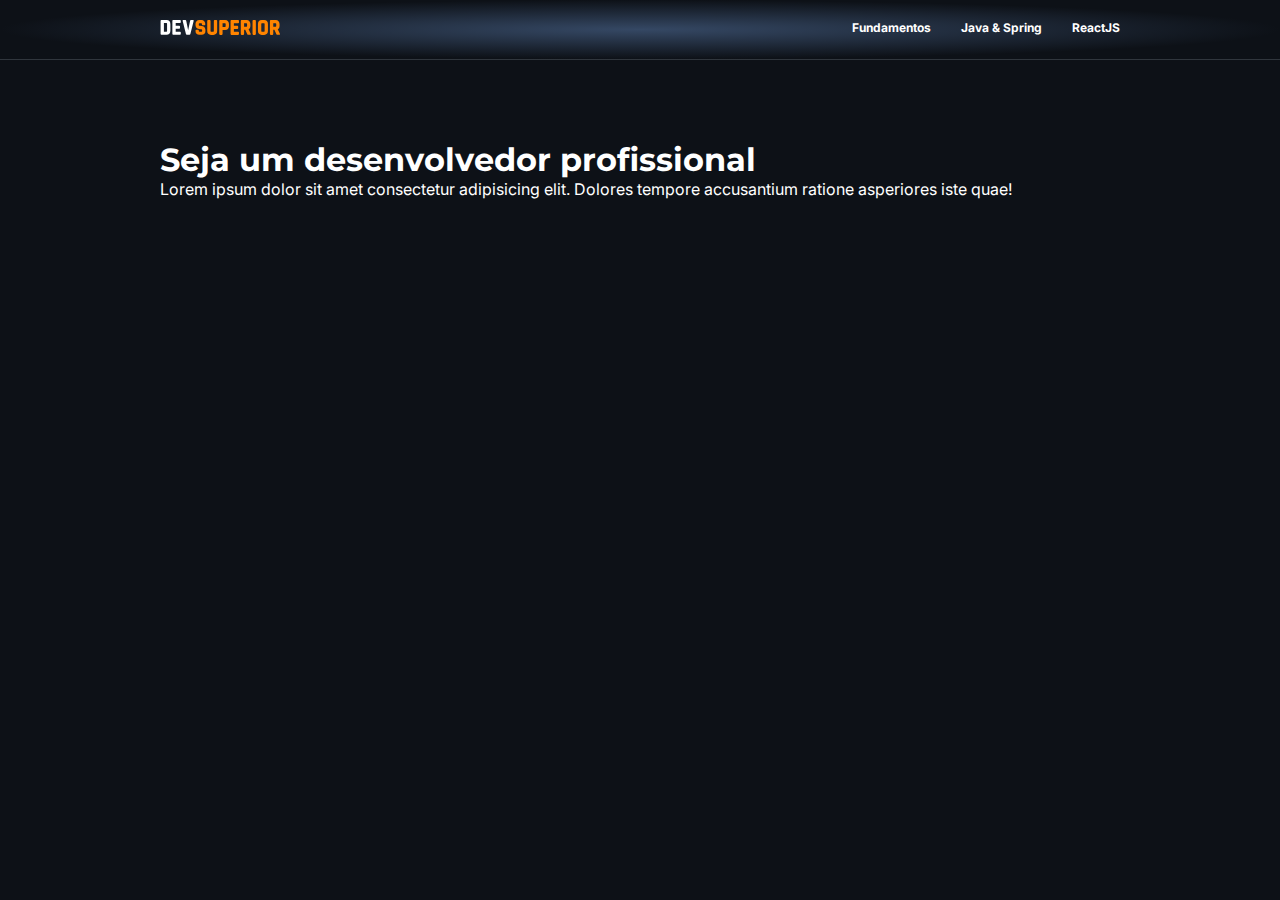
<file: index.html>
<!DOCTYPE html>
<html lang="en">
  <head>
    <meta charset="UTF-8" />
    <meta name="viewport" content="width=device-width, initial-scale=1.0" />
    <title>Devsuperior</title>

    <link rel="stylesheet" href="styles.css" />
  </head>
  <body>
    <header class="main-header">
      <div class="container header-content-container">
        <div>
          <img class="img-logo" src="logo.svg" alt="Devsuperior" />
        </div>
        <div>
          <ul class="menu-items">
            <li><a href="#">Fundamentos</a></li>
            <li><a href="#">Java & Spring</a></li>
            <li><a href="#">ReactJS</a></li>
          </ul>
        </div>
      </div>
    </header>
    <section class="container title-section">
      <h1>Seja um desenvolvedor profissional</h1>
      <p>
        Lorem ipsum dolor sit amet consectetur adipisicing elit. Dolores tempore
        accusantium ratione asperiores iste quae!
      </p>
    </section>
  </body>
</html>
</file>
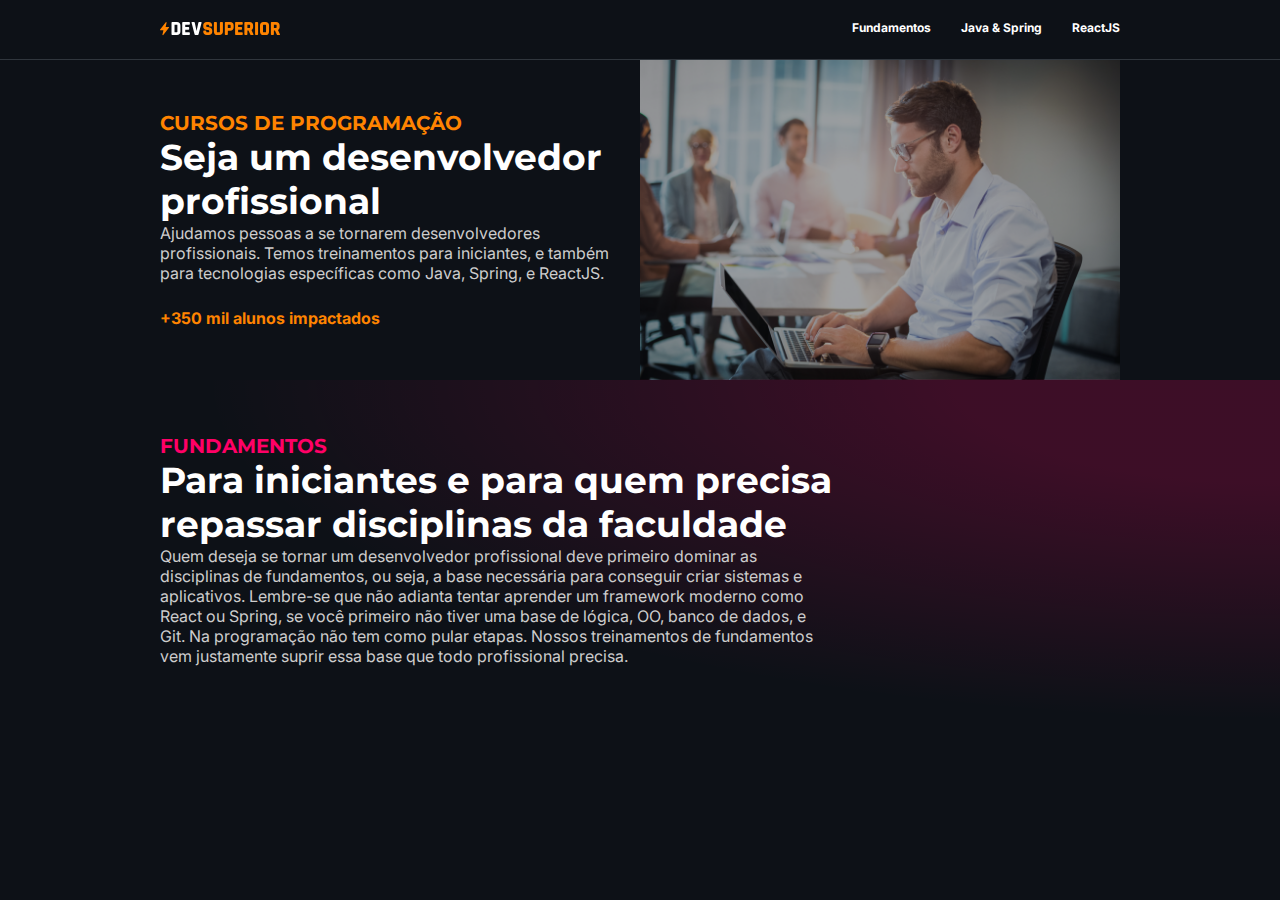
<file: aula02/index.html>
<!DOCTYPE html>
<html lang="en">
  <head>
    <meta charset="UTF-8" />
    <meta name="viewport" content="width=device-width, initial-scale=1.0" />
    <title>Devsuperior</title>

    <link rel="stylesheet" href="styles.css" />
  </head>
  <body>
    <header class="main-header">
      <div class="container header-content-container">
        <div>
          <img class="img-logo" src="logo.svg" alt="Devsuperior" />
        </div>
        <div>
          <ul class="menu-items">
            <li><a href="#">Fundamentos</a></li>
            <li><a href="#">Java & Spring</a></li>
            <li><a href="#">ReactJS</a></li>
          </ul>
        </div>
      </div>
    </header>
    <main>
      <section class="container title-section">
        <div class="title-section-left">
          <h1 class="section-title title-section-title">
            Cursos de Programação
          </h1>
          <div class="section-subtitle">Seja um desenvolvedor profissional</div>
          <p class="section-description">
            Ajudamos pessoas a se tornarem desenvolvedores profissionais. Temos
            treinamentos para iniciantes, e também para tecnologias específicas
            como Java, Spring, e ReactJS.
          </p>
          <p class="title-section-impact">+350 mil alunos impactados</p>
        </div>
        <div class="title-section-right">
          <img src="student-laptop.png" alt="Aluno Devsuperior" />
        </div>
      </section>
      <section class="foundation-section">
        <div class="container">
          <div class="section-text-container">
            <h2 class="section-title foundation-section-title">Fundamentos</h2>
            <div class="section-subtitle">
              Para iniciantes e para quem precisa repassar disciplinas da faculdade
            </div>
            <p class="section-description">
              Quem deseja se tornar um desenvolvedor profissional deve primeiro
              dominar as disciplinas de fundamentos, ou seja, a base necessária para
              conseguir criar sistemas e aplicativos. Lembre-se que não adianta
              tentar aprender um framework moderno como React ou Spring, se você
              primeiro não tiver uma base de lógica, OO, banco de dados, e Git. Na
              programação não tem como pular etapas. Nossos treinamentos de
              fundamentos vem justamente suprir essa base que todo profissional
              precisa.
            </p>  
          </div>  
        </div>
      </section>
    </main>
    <footer></footer>
  </body>
</html>
</file>
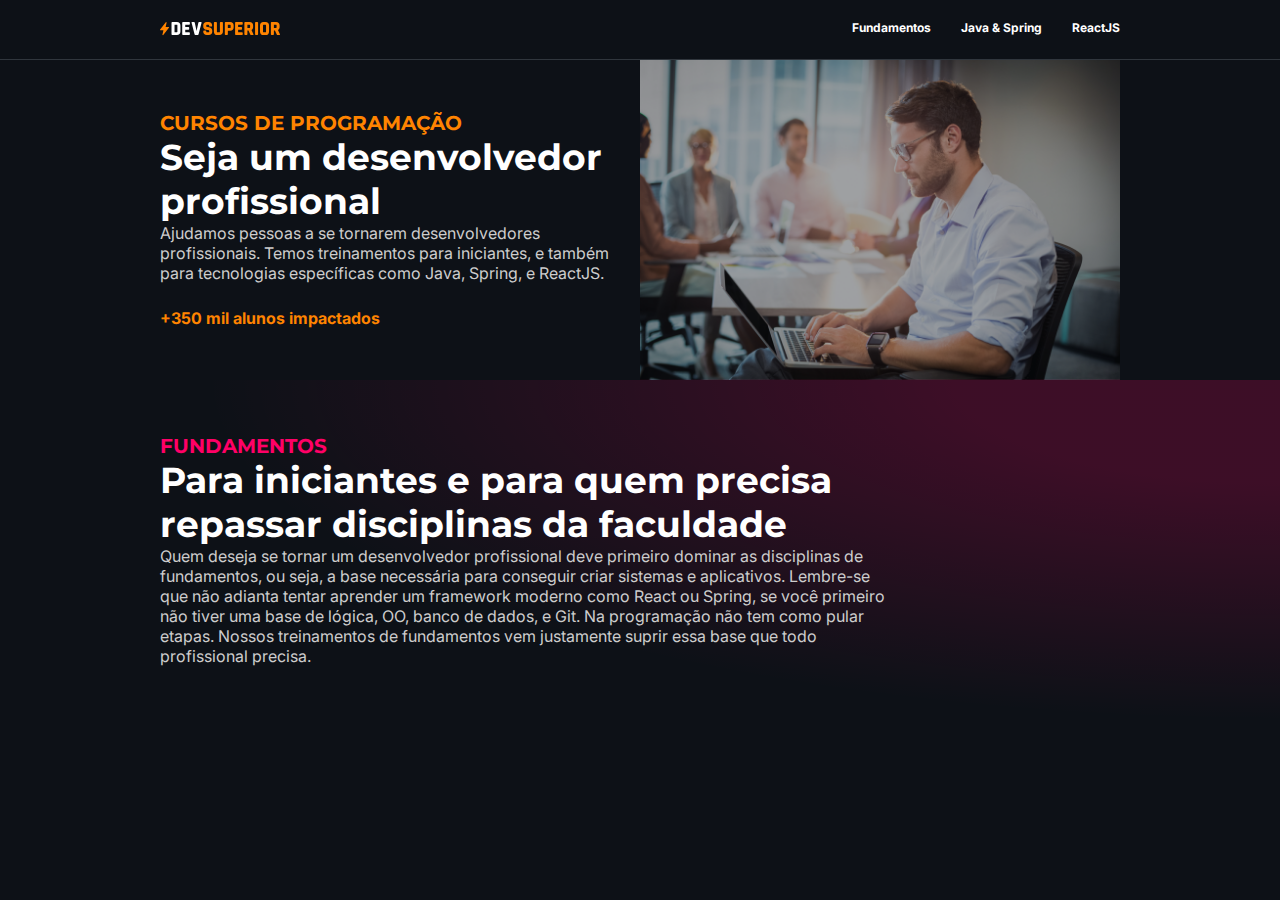
<file: aula03/index.html>
<!DOCTYPE html>
<html lang="en">
  <head>
    <meta charset="UTF-8" />
    <meta name="viewport" content="width=device-width, initial-scale=1.0" />
    <title>Devsuperior</title>

    <link rel="stylesheet" href="styles.css" />
  </head>
  <body>
    <header class="full-width-container main-header">
      <div class="container header-content-container">
        <div>
          <img class="img-logo" src="logo.svg" alt="Devsuperior" />
        </div>
        <div>
          <ul class="menu-items">
            <li><a href="#">Fundamentos</a></li>
            <li><a href="#">Java & Spring</a></li>
            <li><a href="#">ReactJS</a></li>
          </ul>
        </div>
      </div>
    </header>
    <main>
      <section class="full-width-container">
        <div class="container title-section-content">
          <div class="title-section-left">
            <h1 class="section-title title-section-title">
              Cursos de Programação
            </h1>
            <div class="section-subtitle">Seja um desenvolvedor profissional</div>
            <p class="section-description">
              Ajudamos pessoas a se tornarem desenvolvedores profissionais. Temos
              treinamentos para iniciantes, e também para tecnologias específicas
              como Java, Spring, e ReactJS.
            </p>
            <p class="title-section-impact">+350 mil alunos impactados</p>
          </div>
          <div class="title-section-right">
            <img src="student-laptop.png" alt="Aluno Devsuperior" />
          </div>    
        </div>
      </section>
      <section class="full-width-container foundation-section">
        <div class="container">
          <div class="section-text-container">
            <h2 class="section-title foundation-section-title">Fundamentos</h2>
            <div class="section-subtitle">
              Para iniciantes e para quem precisa repassar disciplinas da faculdade
            </div>
            <p class="section-description">
              Quem deseja se tornar um desenvolvedor profissional deve primeiro
              dominar as disciplinas de fundamentos, ou seja, a base necessária para
              conseguir criar sistemas e aplicativos. Lembre-se que não adianta
              tentar aprender um framework moderno como React ou Spring, se você
              primeiro não tiver uma base de lógica, OO, banco de dados, e Git. Na
              programação não tem como pular etapas. Nossos treinamentos de
              fundamentos vem justamente suprir essa base que todo profissional
              precisa.
            </p>  
          </div>  
        </div>
      </section>
    </main>
    <footer></footer>
  </body>
</html>
</file>
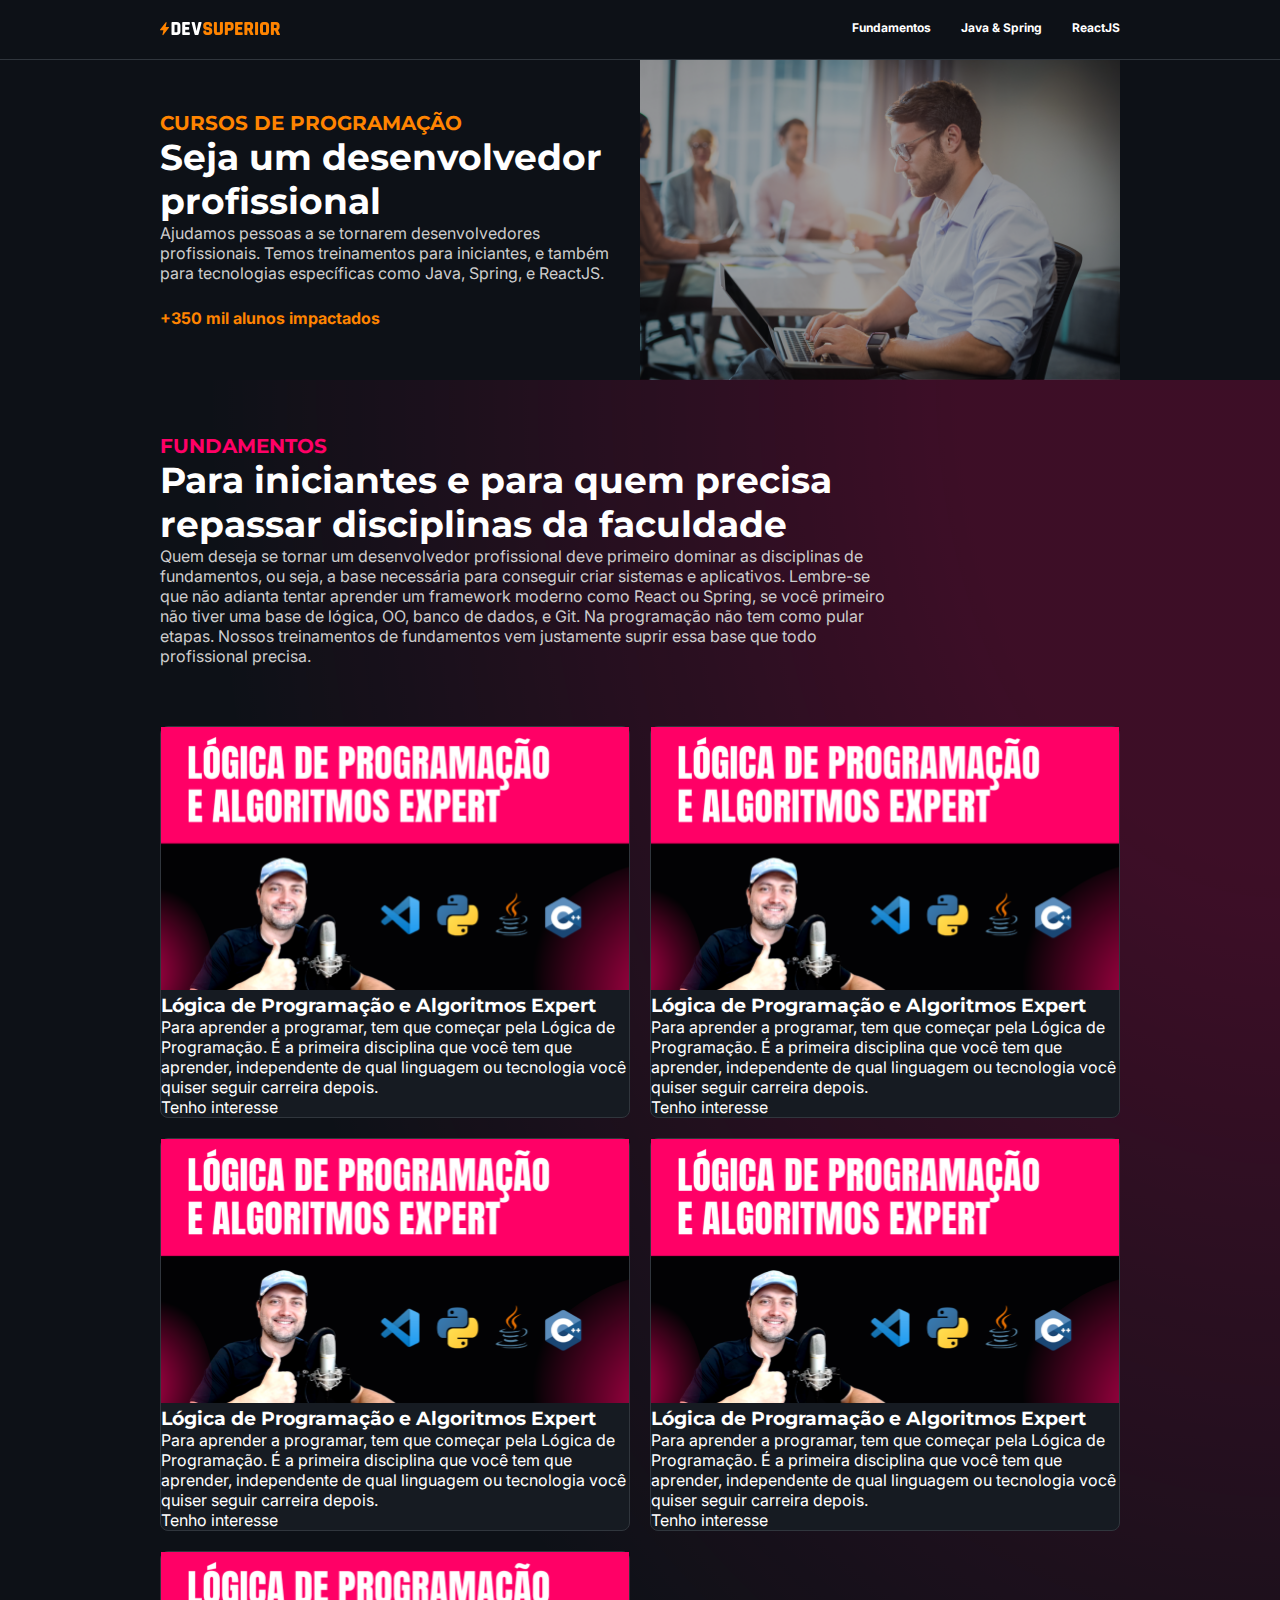
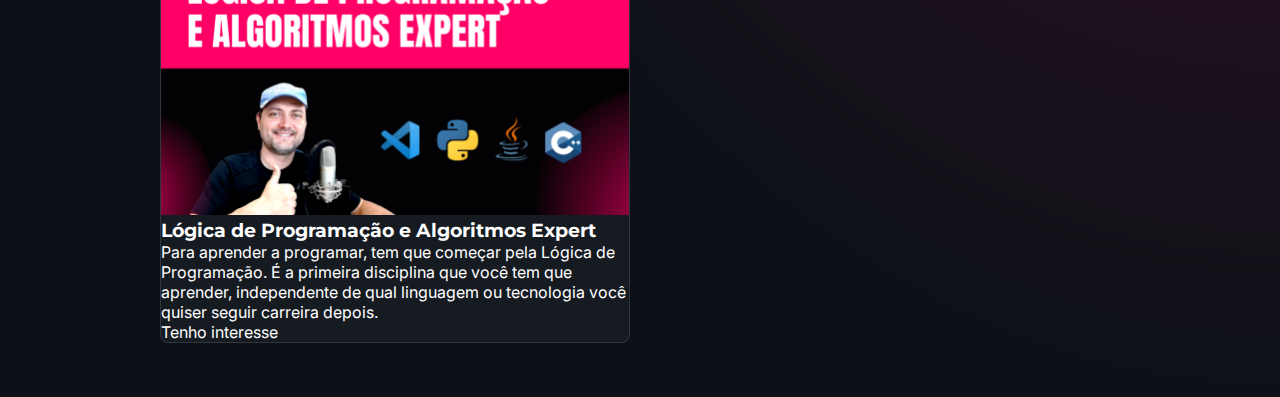
<file: aula04/index.html>
<!DOCTYPE html>
<html lang="en">
  <head>
    <meta charset="UTF-8" />
    <meta name="viewport" content="width=device-width, initial-scale=1.0" />
    <title>Devsuperior</title>

    <link rel="stylesheet" href="styles.css" />
  </head>
  <body>
    <header class="full-width-container main-header">
      <div class="container header-content-container">
        <div>
          <img class="img-logo" src="logo.svg" alt="Devsuperior" />
        </div>
        <div>
          <ul class="menu-items">
            <li><a href="#">Fundamentos</a></li>
            <li><a href="#">Java & Spring</a></li>
            <li><a href="#">ReactJS</a></li>
          </ul>
        </div>
      </div>
    </header>
    <main>
      <section class="full-width-container">
        <div class="container title-section-content">
          <div class="title-section-left">
            <h1 class="section-title title-section-title">
              Cursos de Programação
            </h1>
            <div class="section-subtitle">
              Seja um desenvolvedor profissional
            </div>
            <p class="section-description">
              Ajudamos pessoas a se tornarem desenvolvedores profissionais.
              Temos treinamentos para iniciantes, e também para tecnologias
              específicas como Java, Spring, e ReactJS.
            </p>
            <p class="title-section-impact">+350 mil alunos impactados</p>
          </div>
          <div class="title-section-right">
            <img src="student-laptop.png" alt="Aluno Devsuperior" />
          </div>
        </div>
      </section>
      <section class="full-width-container foundation-section">
        <div class="container">
          <div class="section-text-container">
            <h2 class="section-title foundation-section-title">Fundamentos</h2>
            <div class="section-subtitle">
              Para iniciantes e para quem precisa repassar disciplinas da
              faculdade
            </div>
            <p class="section-description">
              Quem deseja se tornar um desenvolvedor profissional deve primeiro
              dominar as disciplinas de fundamentos, ou seja, a base necessária
              para conseguir criar sistemas e aplicativos. Lembre-se que não
              adianta tentar aprender um framework moderno como React ou Spring,
              se você primeiro não tiver uma base de lógica, OO, banco de dados,
              e Git. Na programação não tem como pular etapas. Nossos
              treinamentos de fundamentos vem justamente suprir essa base que
              todo profissional precisa.
            </p>
          </div>
          <div class="cards-container">
            <div class="card-course">
              <div class="card-course-top">
                <img src="card-img.png" alt="Lógica de Programação e Algoritmos Expert">
              </div>
              <div class="card-course-bottom">
                <h3>Lógica de Programação e Algoritmos Expert</h3>
                <p>
                  Para aprender a programar, tem que começar pela Lógica de
                  Programação. É a primeira disciplina que você tem que aprender,
                  independente de qual linguagem ou tecnologia você quiser seguir
                  carreira depois.
                </p>
                <div>Tenho interesse</div>  
              </div>
            </div>
            <div class="card-course">
              <div class="card-course-top">
                <img src="card-img.png" alt="Lógica de Programação e Algoritmos Expert">
              </div>
              <div class="card-course-bottom">
                <h3>Lógica de Programação e Algoritmos Expert</h3>
                <p>
                  Para aprender a programar, tem que começar pela Lógica de
                  Programação. É a primeira disciplina que você tem que aprender,
                  independente de qual linguagem ou tecnologia você quiser seguir
                  carreira depois.
                </p>
                <div>Tenho interesse</div>  
              </div>
            </div>
            <div class="card-course">
              <div class="card-course-top">
                <img src="card-img.png" alt="Lógica de Programação e Algoritmos Expert">
              </div>
              <div class="card-course-bottom">
                <h3>Lógica de Programação e Algoritmos Expert</h3>
                <p>
                  Para aprender a programar, tem que começar pela Lógica de
                  Programação. É a primeira disciplina que você tem que aprender,
                  independente de qual linguagem ou tecnologia você quiser seguir
                  carreira depois.
                </p>
                <div>Tenho interesse</div>  
              </div>
            </div>
            <div class="card-course">
              <div class="card-course-top">
                <img src="card-img.png" alt="Lógica de Programação e Algoritmos Expert">
              </div>
              <div class="card-course-bottom">
                <h3>Lógica de Programação e Algoritmos Expert</h3>
                <p>
                  Para aprender a programar, tem que começar pela Lógica de
                  Programação. É a primeira disciplina que você tem que aprender,
                  independente de qual linguagem ou tecnologia você quiser seguir
                  carreira depois.
                </p>
                <div>Tenho interesse</div>  
              </div>
            </div>
            <div class="card-course">
              <div class="card-course-top">
                <img src="card-img.png" alt="Lógica de Programação e Algoritmos Expert">
              </div>
              <div class="card-course-bottom">
                <h3>Lógica de Programação e Algoritmos Expert</h3>
                <p>
                  Para aprender a programar, tem que começar pela Lógica de
                  Programação. É a primeira disciplina que você tem que aprender,
                  independente de qual linguagem ou tecnologia você quiser seguir
                  carreira depois.
                </p>
                <div>Tenho interesse</div>  
              </div>
            </div>
          </div>
        </div>
      </section>
    </main>
    <footer></footer>
  </body>
</html>
</file>
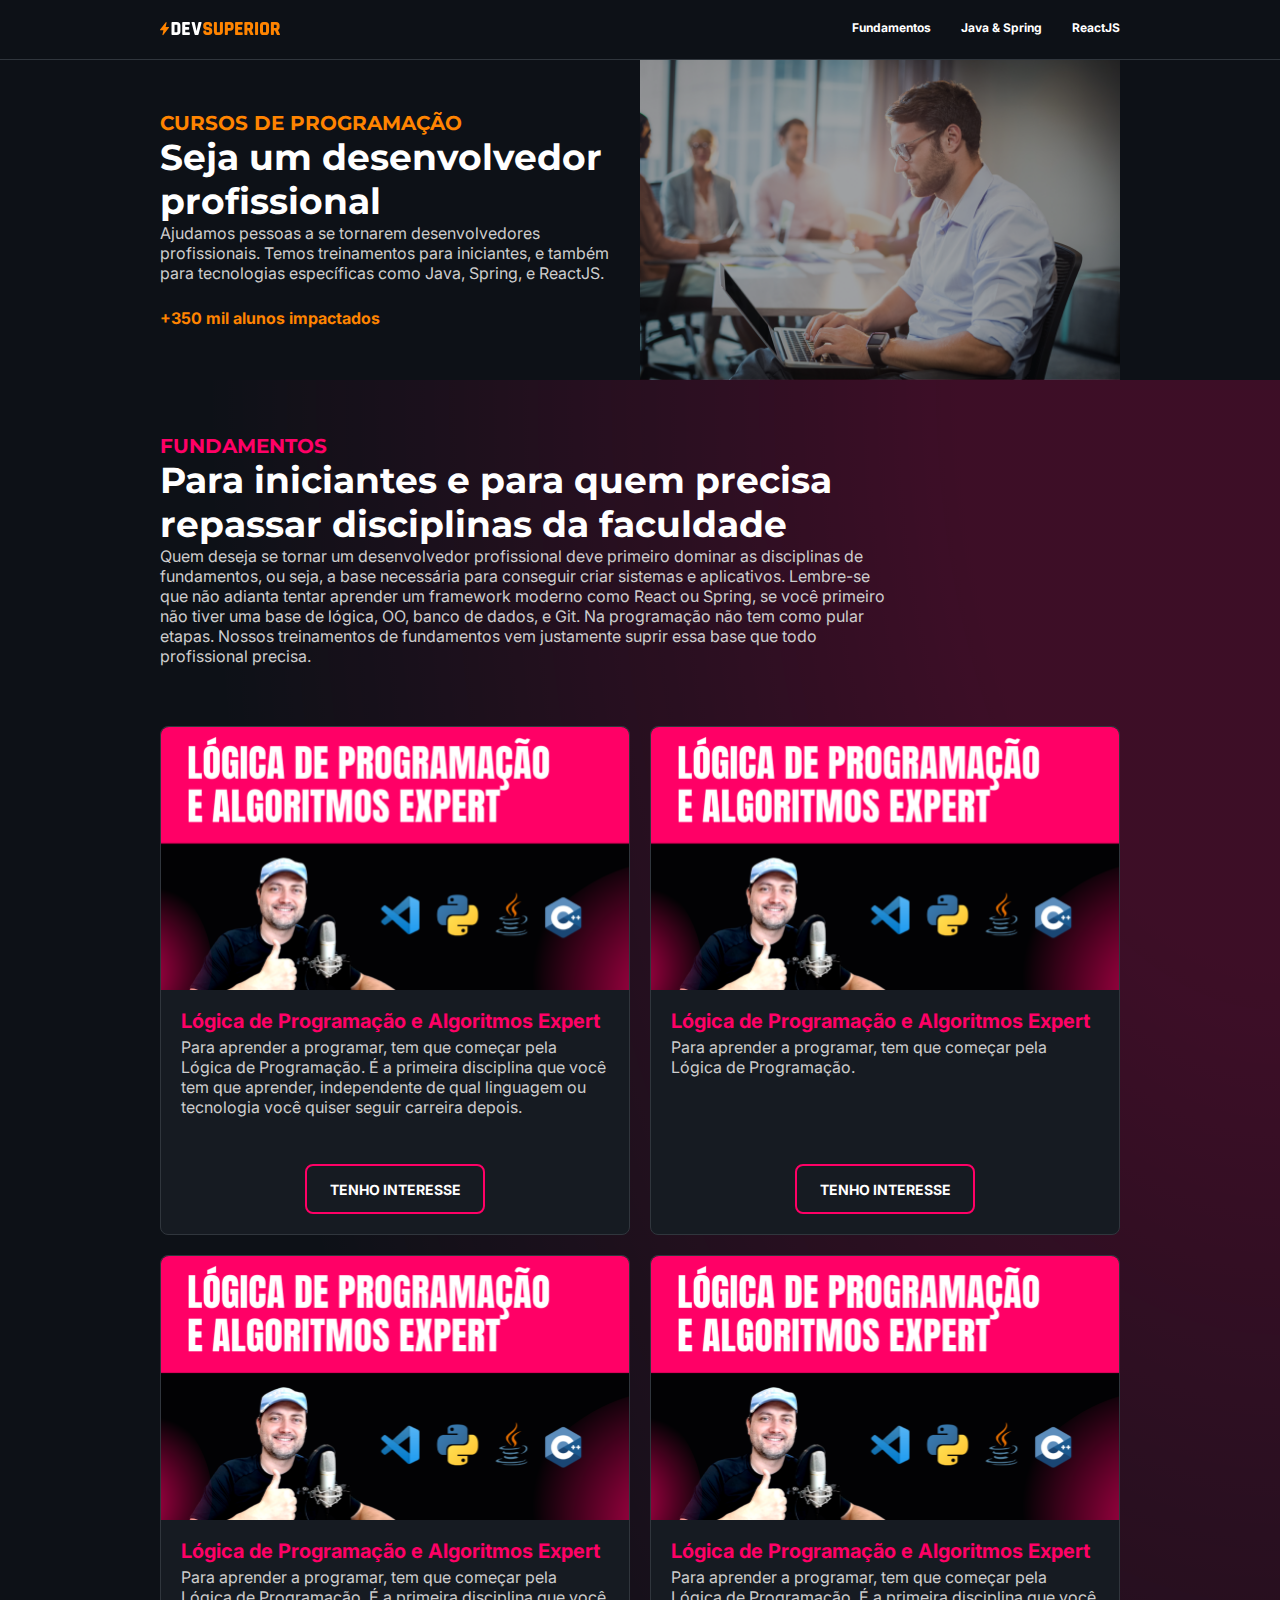
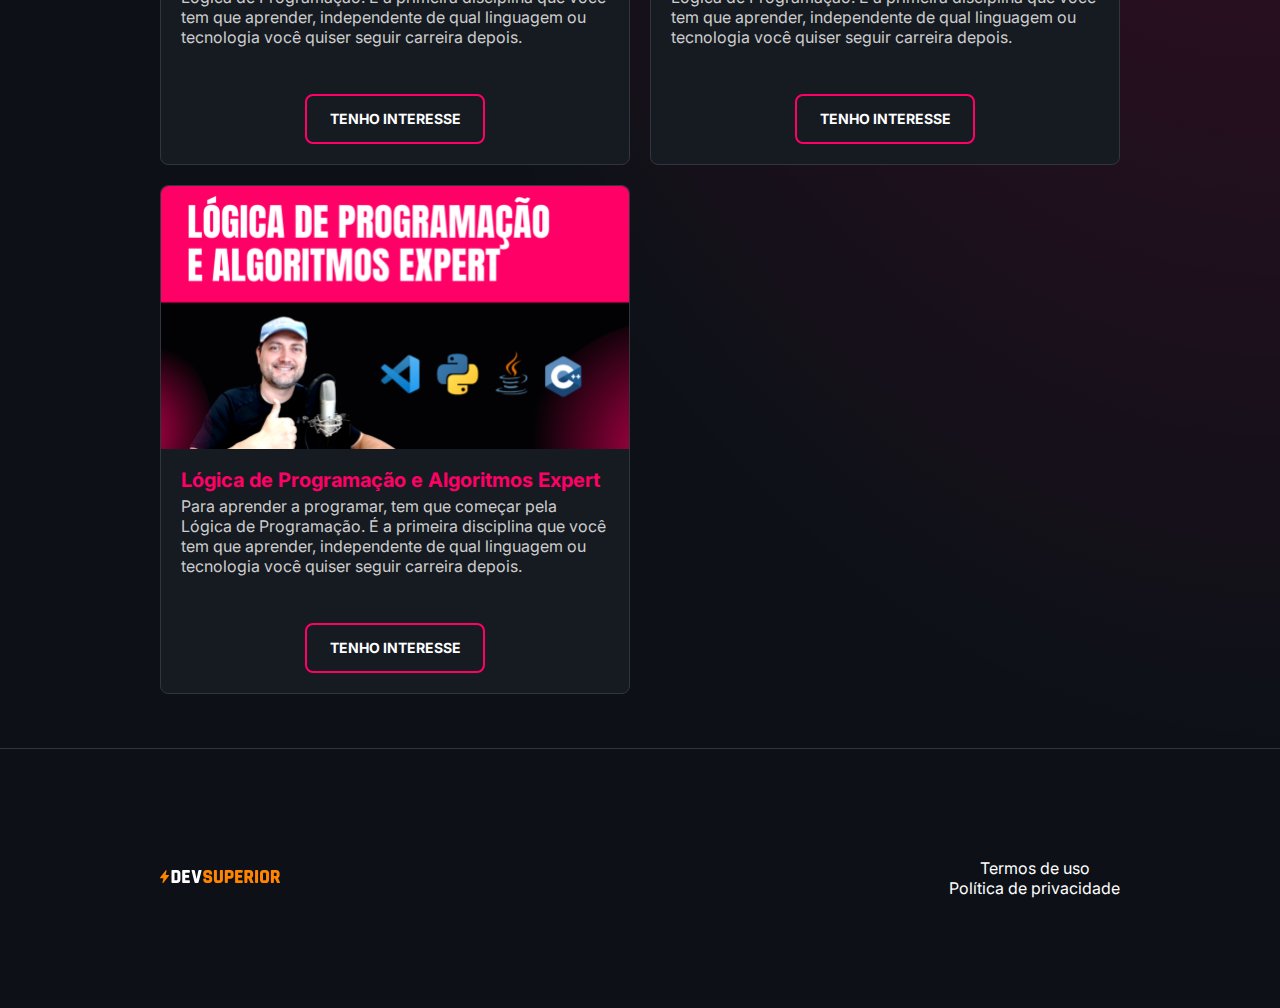
<file: aula05/index.html>
<!DOCTYPE html>
<html lang="en">
  <head>
    <meta charset="UTF-8" />
    <meta name="viewport" content="width=device-width, initial-scale=1.0" />
    <title>Devsuperior</title>

    <link rel="stylesheet" href="styles.css" />
  </head>
  <body>
    <header class="full-width-container main-header">
      <div class="container header-content-container">
        <div>
          <img class="img-logo" src="logo.svg" alt="Devsuperior" />
        </div>
        <div>
          <ul class="menu-items">
            <li><a href="#">Fundamentos</a></li>
            <li><a href="#">Java & Spring</a></li>
            <li><a href="#">ReactJS</a></li>
          </ul>
        </div>
      </div>
    </header>
    <main>
      <section class="full-width-container">
        <div class="container title-section-content">
          <div class="title-section-left">
            <h1 class="section-title title-section-title">
              Cursos de Programação
            </h1>
            <div class="section-subtitle">
              Seja um desenvolvedor profissional
            </div>
            <p class="section-description">
              Ajudamos pessoas a se tornarem desenvolvedores profissionais.
              Temos treinamentos para iniciantes, e também para tecnologias
              específicas como Java, Spring, e ReactJS.
            </p>
            <p class="title-section-impact">+350 mil alunos impactados</p>
          </div>
          <div class="title-section-right">
            <img src="student-laptop.png" alt="Aluno Devsuperior" />
          </div>
        </div>
      </section>
      <section class="full-width-container foundation-section">
        <div class="container">
          <div class="section-text-container">
            <h2 class="section-title foundation-section-title">Fundamentos</h2>
            <div class="section-subtitle">
              Para iniciantes e para quem precisa repassar disciplinas da
              faculdade
            </div>
            <p class="section-description">
              Quem deseja se tornar um desenvolvedor profissional deve primeiro
              dominar as disciplinas de fundamentos, ou seja, a base necessária
              para conseguir criar sistemas e aplicativos. Lembre-se que não
              adianta tentar aprender um framework moderno como React ou Spring,
              se você primeiro não tiver uma base de lógica, OO, banco de dados,
              e Git. Na programação não tem como pular etapas. Nossos
              treinamentos de fundamentos vem justamente suprir essa base que
              todo profissional precisa.
            </p>
          </div>
          <div class="cards-container">
            <div class="card-course">
              <div class="card-course-top">
                <img src="card-img.png" alt="Lógica de Programação e Algoritmos Expert">
              </div>
              <div class="card-course-bottom">
                <div>
                  <h3>Lógica de Programação e Algoritmos Expert</h3>
                  <p>
                    Para aprender a programar, tem que começar pela Lógica de
                    Programação. É a primeira disciplina que você tem que aprender,
                    independente de qual linguagem ou tecnologia você quiser seguir
                    carreira depois.
                  </p>  
                </div>
                <div class="card-btn-container">
                  <div class="btn-basic">Tenho interesse</div>
                </div>
              </div>
            </div>
            <div class="card-course">
              <div class="card-course-top">
                <img src="card-img.png" alt="Lógica de Programação e Algoritmos Expert">
              </div>
              <div class="card-course-bottom">
                <div>
                  <h3>Lógica de Programação e Algoritmos Expert</h3>
                  <p>
                    Para aprender a programar, tem que começar pela Lógica de
                    Programação. 
                  </p>
                </div>
                <div class="card-btn-container">
                  <div class="btn-basic">Tenho interesse</div>
                </div>
              </div>
            </div>
            <div class="card-course">
              <div class="card-course-top">
                <img src="card-img.png" alt="Lógica de Programação e Algoritmos Expert">
              </div>
              <div class="card-course-bottom">
                <div>
                  <h3>Lógica de Programação e Algoritmos Expert</h3>
                  <p>
                    Para aprender a programar, tem que começar pela Lógica de
                    Programação. É a primeira disciplina que você tem que aprender,
                    independente de qual linguagem ou tecnologia você quiser seguir
                    carreira depois.
                  </p>  
                </div>
                <div class="card-btn-container">
                  <div class="btn-basic">Tenho interesse</div>
                </div>
              </div>
            </div>
            <div class="card-course">
              <div class="card-course-top">
                <img src="card-img.png" alt="Lógica de Programação e Algoritmos Expert">
              </div>
              <div class="card-course-bottom">
                <div>
                  <h3>Lógica de Programação e Algoritmos Expert</h3>
                  <p>
                    Para aprender a programar, tem que começar pela Lógica de
                    Programação. É a primeira disciplina que você tem que aprender,
                    independente de qual linguagem ou tecnologia você quiser seguir
                    carreira depois.
                  </p>  
                </div>
                <div class="card-btn-container">
                  <div class="btn-basic">Tenho interesse</div>
                </div>
              </div>
            </div>
            <div class="card-course">
              <div class="card-course-top">
                <img src="card-img.png" alt="Lógica de Programação e Algoritmos Expert">
              </div>
              <div class="card-course-bottom">
                <div>
                  <h3>Lógica de Programação e Algoritmos Expert</h3>
                  <p>
                    Para aprender a programar, tem que começar pela Lógica de
                    Programação. É a primeira disciplina que você tem que aprender,
                    independente de qual linguagem ou tecnologia você quiser seguir
                    carreira depois.
                  </p>  
                </div>
                <div class="card-btn-container">
                  <div class="btn-basic">Tenho interesse</div>
                </div>
              </div>
            </div>
          </div>
        </div>
      </section>
    </main>
    <footer class="full-width-container main-footer">
      <div class="container main-footer-container">
        <div>
          <img src="logo.svg" alt="Devsuperior">
        </div>
        <div class="main-footer-links">
          <a href="#">Termos de uso</a>
          <a href="#">Política de privacidade</a>
        </div>
      </div>
    </footer>
  </body>
</html>
</file>
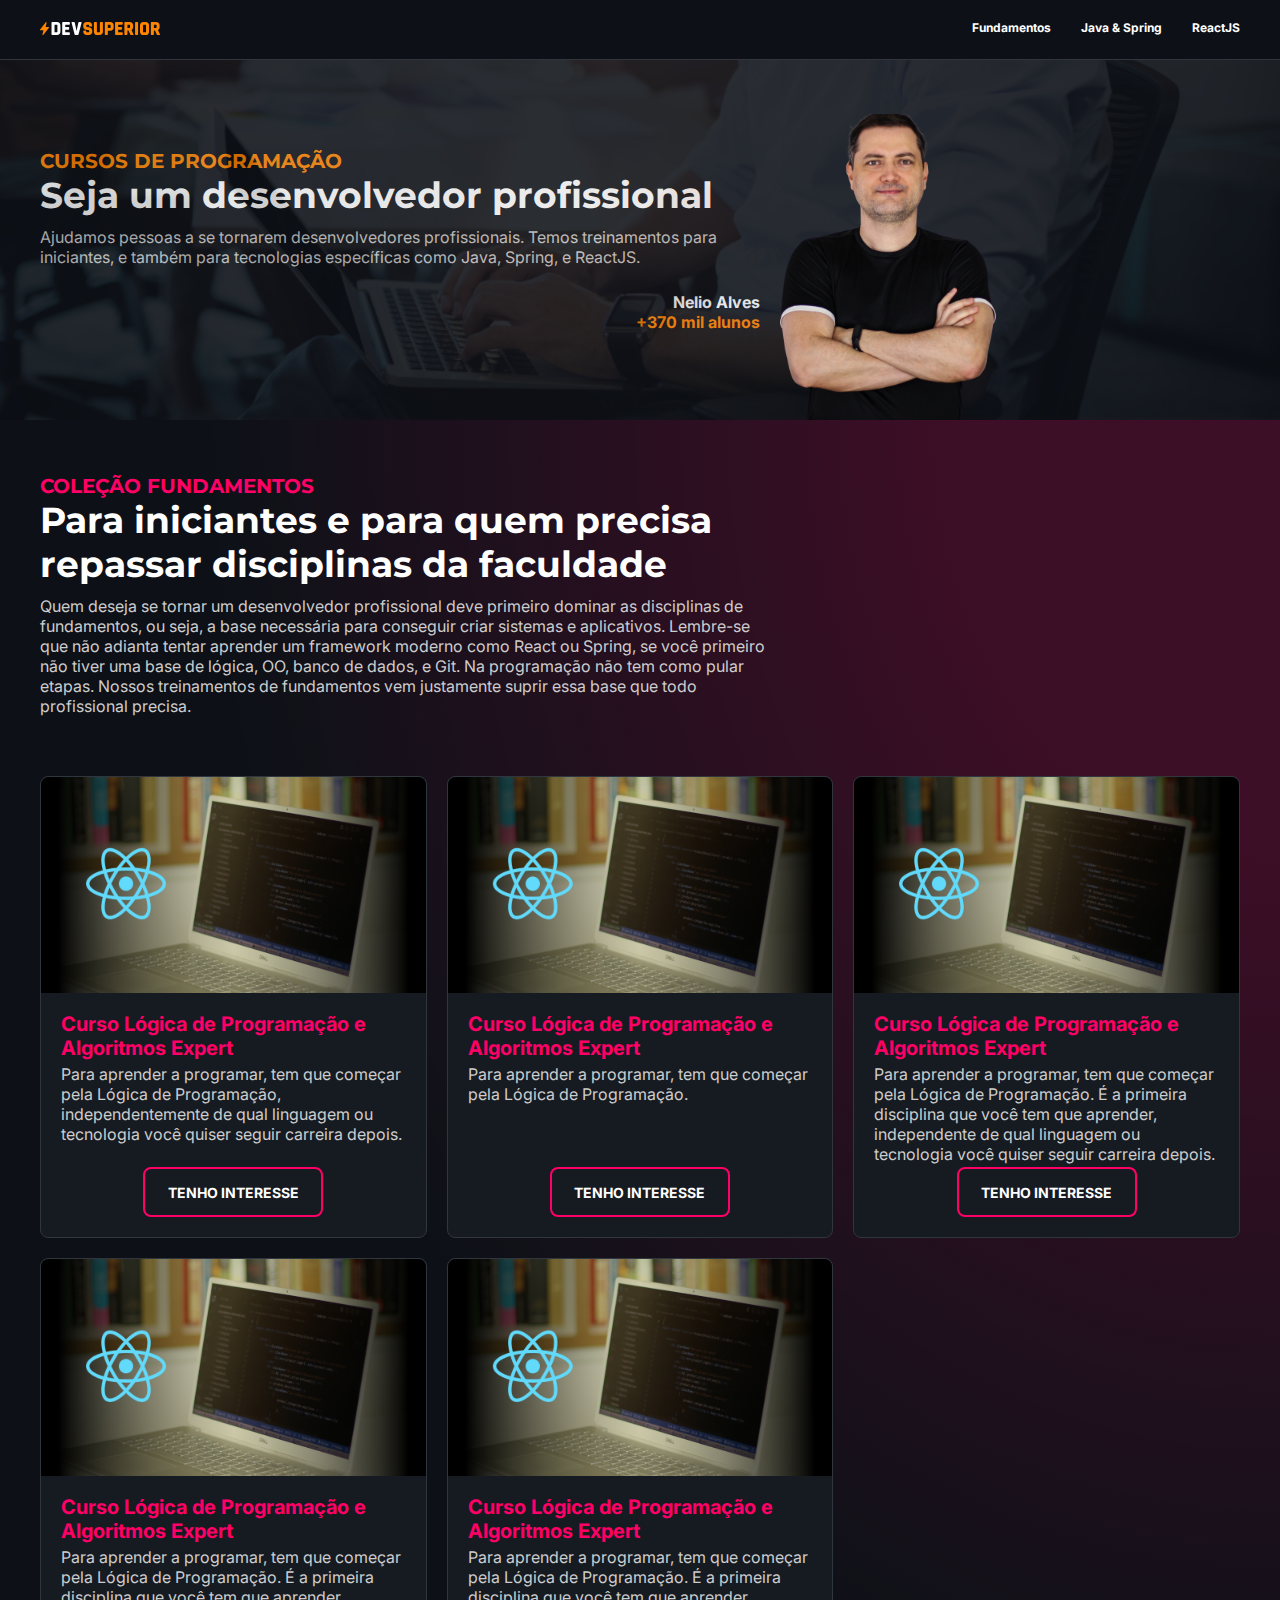
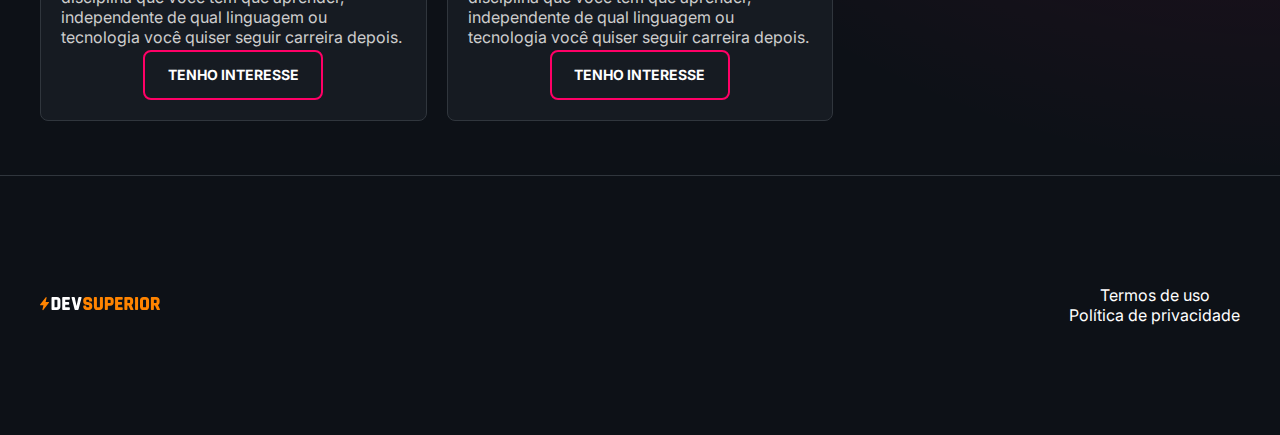
<file: poc01/index.html>
<!DOCTYPE html>
<html lang="en">
  <head>
    <meta charset="UTF-8" />
    <meta name="viewport" content="width=device-width, initial-scale=1.0" />
    <title>Devsuperior</title>

    <link rel="stylesheet" href="styles.css" />
  </head>
  <body>
    <header class="full-width-container main-header">
      <div class="container header-content-container">
        <div>
          <img class="img-logo" src="logo.svg" alt="Devsuperior" />
        </div>
        <div>
          <ul class="menu-items">
            <li><a href="#">Fundamentos</a></li>
            <li><a href="#">Java & Spring</a></li>
            <li><a href="#">ReactJS</a></li>
          </ul>
        </div>
      </div>
    </header>
    <main>
      <section class="full-width-container title-section">
        <div class="title-section-bg"></div>
        <div class="container title-section-content">
          <div class="title-section-left">
            <h1 class="section-title title-section-title">
              Cursos de Programação
            </h1>
            <div class="section-subtitle mb10">
              Seja um desenvolvedor profissional
            </div>
            <p class="section-description">
              Ajudamos pessoas a se tornarem desenvolvedores profissionais.
              Temos treinamentos para iniciantes, e também para tecnologias
              específicas como Java, Spring, e ReactJS.
            </p>
            <div class="title-section-impact">
              <p class="color-text-primary">Nelio Alves</p>
              <p class="color-text-orange">+370 mil alunos</p>  
            </div>
          </div>
          <div class="title-section-right">
            <img class="title-section-right-img" src="prof.png" alt="Professor">
          </div>
        </div>
      </section>
      <section class="full-width-container foundation-section">
        <div class="container">
          <div class="section-text-container">
            <h2 class="section-title foundation-section-title">Coleção Fundamentos</h2>
            <div class="section-subtitle mb10">
              Para iniciantes e para quem precisa repassar disciplinas da
              faculdade
            </div>
            <p class="section-description">
              Quem deseja se tornar um desenvolvedor profissional deve primeiro
              dominar as disciplinas de fundamentos, ou seja, a base necessária
              para conseguir criar sistemas e aplicativos. Lembre-se que não
              adianta tentar aprender um framework moderno como React ou Spring,
              se você primeiro não tiver uma base de lógica, OO, banco de dados,
              e Git. Na programação não tem como pular etapas. Nossos
              treinamentos de fundamentos vem justamente suprir essa base que
              todo profissional precisa.
            </p>
          </div>
          <div class="cards-container">
            <div class="card-course">
              <div class="card-course-top">
                <img src="card-img.png" alt="Lógica de Programação e Algoritmos Expert">
              </div>
              <div class="card-course-bottom">
                <div>
                  <h3>Curso Lógica de Programação e Algoritmos Expert</h3>
                  <p>
                    Para aprender a programar, tem que começar pela Lógica de
                    Programação, independentemente de qual linguagem ou tecnologia 
                    você quiser seguir carreira depois.
                  </p>  
                </div>
                <div class="card-btn-container">
                  <div class="btn-basic">Tenho interesse</div>
                </div>
              </div>
            </div>
            <div class="card-course">
              <div class="card-course-top">
                <img src="card-img.png" alt="Lógica de Programação e Algoritmos Expert">
              </div>
              <div class="card-course-bottom">
                <div>
                  <h3>Curso Lógica de Programação e Algoritmos Expert</h3>
                  <p>
                    Para aprender a programar, tem que começar pela Lógica de
                    Programação. 
                  </p>
                </div>
                <div class="card-btn-container">
                  <div class="btn-basic">Tenho interesse</div>
                </div>
              </div>
            </div>
            <div class="card-course">
              <div class="card-course-top">
                <img src="card-img.png" alt="Lógica de Programação e Algoritmos Expert">
              </div>
              <div class="card-course-bottom">
                <div>
                  <h3>Curso Lógica de Programação e Algoritmos Expert</h3>
                  <p>
                    Para aprender a programar, tem que começar pela Lógica de
                    Programação. É a primeira disciplina que você tem que aprender,
                    independente de qual linguagem ou tecnologia você quiser seguir
                    carreira depois.
                  </p>  
                </div>
                <div class="card-btn-container">
                  <div class="btn-basic">Tenho interesse</div>
                </div>
              </div>
            </div>
            <div class="card-course">
              <div class="card-course-top">
                <img src="card-img.png" alt="Lógica de Programação e Algoritmos Expert">
              </div>
              <div class="card-course-bottom">
                <div>
                  <h3>Curso Lógica de Programação e Algoritmos Expert</h3>
                  <p>
                    Para aprender a programar, tem que começar pela Lógica de
                    Programação. É a primeira disciplina que você tem que aprender,
                    independente de qual linguagem ou tecnologia você quiser seguir
                    carreira depois.
                  </p>  
                </div>
                <div class="card-btn-container">
                  <div class="btn-basic">Tenho interesse</div>
                </div>
              </div>
            </div>
            <div class="card-course">
              <div class="card-course-top">
                <img src="card-img.png" alt="Lógica de Programação e Algoritmos Expert">
              </div>
              <div class="card-course-bottom">
                <div>
                  <h3>Curso Lógica de Programação e Algoritmos Expert</h3>
                  <p>
                    Para aprender a programar, tem que começar pela Lógica de
                    Programação. É a primeira disciplina que você tem que aprender,
                    independente de qual linguagem ou tecnologia você quiser seguir
                    carreira depois.
                  </p>  
                </div>
                <div class="card-btn-container">
                  <div class="btn-basic">Tenho interesse</div>
                </div>
              </div>
            </div>
          </div>
        </div>
      </section>
    </main>
    <footer class="full-width-container main-footer">
      <div class="container main-footer-container">
        <div>
          <img src="logo.svg" alt="Devsuperior">
        </div>
        <div class="main-footer-links">
          <a href="#">Termos de uso</a>
          <a href="#">Política de privacidade</a>
        </div>
      </div>
    </footer>
  </body>
</html>
</file>
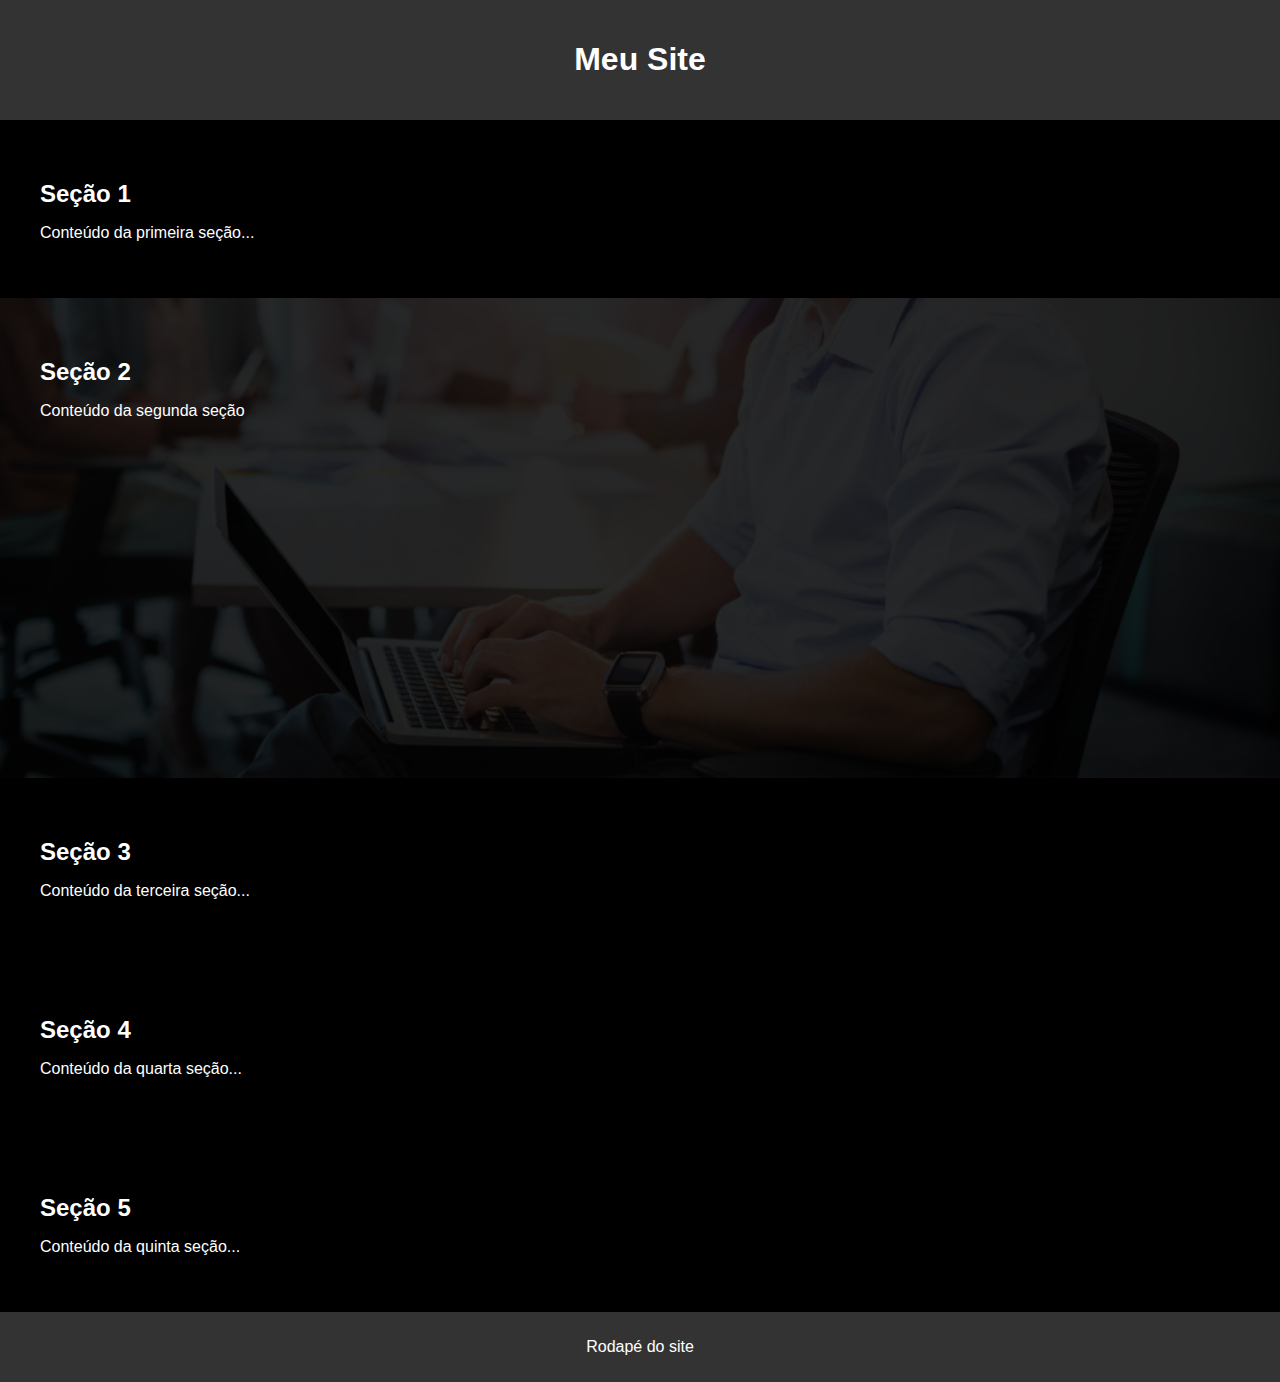
<file: poc01/chat1.html>
<!DOCTYPE html>
<html lang="pt-BR">
  <head>
    <meta charset="UTF-8" />
    <meta name="viewport" content="width=device-width, initial-scale=1.0" />
    <title>Página com Seções</title>
    <style>
      body {
        margin: 0;
        padding: 0;
        font-family: Arial, sans-serif;
        background-color: #000;
        color: #fff;
      }

      header {
        background-color: #333;
        text-align: center;
        padding: 20px;
      }

      section {
        padding: 40px;
      }

      .section-img {
        position: relative;
        height: 400px;
      }

      .section-img-bg {
        position: absolute;
        z-index: -1;
        top: 0;
        bottom: 0;
        left: 0;
        right: 0;
        opacity: 0.25;
        background-image: url("student-laptop.png");
        background-size: cover;
        background-position: bottom;
      }

      h2 {
        font-size: 24px;
        margin-bottom: 10px;
      }

      footer {
        background-color: #333;
        color: #fff;
        text-align: center;
        padding: 10px;
      }
    </style>
  </head>
  <body>
    <header>
      <h1>Meu Site</h1>
    </header>

    <section>
        <h2>Seção 1</h2>
        <p>Conteúdo da primeira seção...</p>
    </section>

    <section class="section-img">
      <div class="section-img-bg"></div>
      <h2>Seção 2</h2>
      <p>Conteúdo da segunda seção</p>
    </section>

    <section>
        <h2>Seção 3</h2>
        <p>Conteúdo da terceira seção...</p>
      </section>
  
    <section>
      <h2>Seção 4</h2>
      <p>Conteúdo da quarta seção...</p>
    </section>

    <section>
      <h2>Seção 5</h2>
      <p>Conteúdo da quinta seção...</p>
    </section>

    <footer>
      <p>Rodapé do site</p>
    </footer>
  </body>
</html>
</file>
<file: styles.css>
@import url('https://fonts.googleapis.com/css2?family=Inter:wght@400;700&display=swap');
@import url('https://fonts.googleapis.com/css2?family=Montserrat:wght@400;700&display=swap');

:root {
  --color-bg-primary: #0d1117;
  --color-bg-secondary: #161B22;
  --color-border: #30363D;
  --color-text-primary: #fff;
  --color-text-secondary: #cdcdcd;
  --color-text-pink: #f06;
}

* {
  font-family: "Inter", sans-serif;
  box-sizing: border-box;
  margin: 0;
  padding: 0;
}

a,
a:hover {
  color: unset;
  text-decoration: none;
}

html,
body {
  background-color: var(--color-bg-primary);
  color: var(--color-text-primary);
}

h1, h2, h3, h4, h5, h6 {
  font-family: "Montserrat", sans-serif;  
}

.main-header {
    display: flex;
    align-items: center;
    height: 60px;
    border-bottom: 1px solid var(--color-border);
    background: radial-gradient(50% 50.00% at 50% 50.00%, #354864 0%, rgba(13, 17, 23, 0.00) 100%);
}

.container {
    width: 100%;
    max-width: 960px;
    margin: 0 auto;
}

.header-content-container {
    display: flex;
    justify-content: space-between;
}

.img-logo {
    width: 120px;
    height: auto;
}

.title-section {
    padding: 80px 0;
}

.menu-items {
    list-style-type: none;
    display: flex;
    gap: 30px;
    font-weight: 700;
    font-size: 12px;
}
</file>
<file: aula02/styles.css>
/* https://www.figma.com/file/2WoKYlIBZogIT9YQTv8WEe/website-ds */

@import url("https://fonts.googleapis.com/css2?family=Inter:wght@400;700&display=swap");
@import url("https://fonts.googleapis.com/css2?family=Montserrat:wght@400;700&display=swap");

:root {
  --color-bg-primary: #0d1117;
  --color-bg-secondary: #161b22;
  --color-border: #30363d;
  --color-text-primary: #fff;
  --color-text-secondary: #cdcdcd;
  --color-text-pink: #f06;
  --color-text-orange: #ff8400;
}

* {
  font-family: "Inter", sans-serif;
  box-sizing: border-box;
  margin: 0;
  padding: 0;
}

a,
a:hover {
  color: unset;
  text-decoration: none;
}

html,
body {
  background-color: var(--color-bg-primary);
  color: var(--color-text-primary);
}

h1,
h2,
h3,
h4,
h5,
h6 {
  font-family: "Montserrat", sans-serif;
}

.main-header {
  display: flex;
  align-items: center;
  height: 60px;
  border-bottom: 1px solid var(--color-border);
}

.container {
  width: 100%;
  max-width: 960px;
  margin: 0 auto;
}

.header-content-container {
  display: flex;
  justify-content: space-between;
}

.img-logo {
  width: 120px;
  height: auto;
}

.menu-items {
  list-style-type: none;
  display: flex;
  gap: 30px;
  font-weight: 700;
  font-size: 12px;
}

.section-text-container {
  width: 70%;
}

.section-title {
  font-family: "Montserrat", sans-serif;
  font-size: 20px;
  font-weight: 700;
  text-transform: uppercase;
}

.section-subtitle {
  font-family: "Montserrat", sans-serif;
  font-size: 36px;
  font-weight: 700;
  color: var(--color-text-primary);
}

.section-description {
  color: var(--color-text-secondary);
  size: 16px;
  font-weight: 400;
}

.title-section {
  display: flex;
}

.title-section-title {
  color: var(--color-text-orange);
}

.title-section-impact {
  color: var(--color-text-orange);
  font-size: 16px;
  font-weight: 700;
  margin-top: 25px;
}

.title-section-left {
  display: flex;
  flex-direction: column;
  justify-content: center;
}

.title-section-right {
  flex: 0 0 50%;
}

.title-section-right img {
  width: 100%;
  display: block;
}

.foundation-section {
  padding: 54px 0;
  background: radial-gradient(83.94% 100.00% at 100.00% 0.00%, rgba(255, 0, 102, 0.20) 29.97%, rgba(0, 0, 0, 0.00) 100%), #0D1117;
}

.foundation-section-title {
  color: var(--color-text-pink);
}
</file>
<file: aula03/styles.css>
/* https://www.figma.com/file/2WoKYlIBZogIT9YQTv8WEe/website-ds */

@import url("https://fonts.googleapis.com/css2?family=Inter:wght@400;700&display=swap");
@import url("https://fonts.googleapis.com/css2?family=Montserrat:wght@400;700&display=swap");

:root {
  --color-bg-primary: #0d1117;
  --color-bg-secondary: #161b22;
  --color-border: #30363d;
  --color-text-primary: #fff;
  --color-text-secondary: #cdcdcd;
  --color-text-pink: #f06;
  --color-text-orange: #ff8400;
}

* {
  font-family: "Inter", sans-serif;
  box-sizing: border-box;
  margin: 0;
  padding: 0;
}

a,
a:hover {
  color: unset;
  text-decoration: none;
}

html,
body {
  background-color: var(--color-bg-primary);
  color: var(--color-text-primary);
}

h1,
h2,
h3,
h4,
h5,
h6 {
  font-family: "Montserrat", sans-serif;
}

.main-header {
  display: flex;
  align-items: center;
  height: 60px;
  border-bottom: 1px solid var(--color-border);
}

.full-width-container {
  padding: 0 20px;
}

.container {
  width: 100%;
  max-width: 960px;
  margin: 0 auto;
}

.header-content-container {
  display: flex;
  justify-content: space-between;
}

.img-logo {
  width: 120px;
  height: auto;
}

.menu-items {
  list-style-type: none;
  display: none;
  font-weight: 700;
  font-size: 12px;
}

.section-text-container {
  max-width: 728px;
}

.section-title {
  font-family: "Montserrat", sans-serif;
  font-size: 16px;
  font-weight: 700;
  text-transform: uppercase;
}

.section-subtitle {
  font-family: "Montserrat", sans-serif;
  font-size: 22px;
  font-weight: 700;
  color: var(--color-text-primary);
}

.section-description {
  color: var(--color-text-secondary);
  font-size: 14px;
  font-weight: 400;
}

.title-section-content {
  padding-top: 54px;
  padding-bottom: 54px;
  display: flex;
}

.title-section-title {
  color: var(--color-text-orange);
}

.title-section-impact {
  color: var(--color-text-orange);
  font-size: 16px;
  font-weight: 700;
  margin-top: 25px;
}

.title-section-left {
  display: flex;
  flex-direction: column;
  justify-content: center;
  max-width: 728px;
}

.title-section-right {
  flex: 0 0 50%;
  display: none;
}

.title-section-right img {
  width: 100%;
  display: block;
}

.foundation-section {
  padding-top: 54px;
  padding-bottom: 54px;
  background: radial-gradient(83.94% 100.00% at 100.00% 0.00%, rgba(255, 0, 102, 0.20) 29.97%, rgba(0, 0, 0, 0.00) 100%), #0D1117;
}

.foundation-section-title {
  color: var(--color-text-pink);
}

@media(min-width: 576px) {

  .menu-items {
    display: flex;
    gap: 30px;
  }

  .section-title {
    font-size: 18px;
  }
  
  .section-subtitle {
    font-size: 28px;
  }
  
  .section-description {
    font-size: 16px;
  }  
}

@media(min-width: 768px) {

  .section-title {
    font-size: 20px;
  }
  
  .section-subtitle {
    font-size: 36px;
  }
  
  .section-description {
    font-size: 16px;
  }  
}

@media(min-width: 992px) {

  .title-section-content {
    padding-top: unset;
    padding-bottom: unset;
  }

  .title-section-right {
    display: unset;
  }
}
</file>
<file: aula04/styles.css>
/* https://www.figma.com/file/2WoKYlIBZogIT9YQTv8WEe/website-ds */

@import url("https://fonts.googleapis.com/css2?family=Inter:wght@400;700&display=swap");
@import url("https://fonts.googleapis.com/css2?family=Montserrat:wght@400;700&display=swap");

:root {
  --color-bg-primary: #0d1117;
  --color-bg-secondary: #161b22;
  --color-border: #30363d;
  --color-text-primary: #fff;
  --color-text-secondary: #cdcdcd;
  --color-text-pink: #f06;
  --color-text-orange: #ff8400;
}

* {
  font-family: "Inter", sans-serif;
  box-sizing: border-box;
  margin: 0;
  padding: 0;
}

a,
a:hover {
  color: unset;
  text-decoration: none;
}

html,
body {
  background-color: var(--color-bg-primary);
  color: var(--color-text-primary);
}

h1,
h2,
h3,
h4,
h5,
h6 {
  font-family: "Montserrat", sans-serif;
}

.main-header {
  display: flex;
  align-items: center;
  height: 60px;
  border-bottom: 1px solid var(--color-border);
}

.full-width-container {
  padding: 0 20px;
}

.container {
  width: 100%;
  max-width: 960px;
  margin: 0 auto;
}

.header-content-container {
  display: flex;
  justify-content: space-between;
}

.img-logo {
  width: 120px;
  height: auto;
}

.menu-items {
  list-style-type: none;
  display: none;
  font-weight: 700;
  font-size: 12px;
}

.section-text-container {
  max-width: 728px;
  margin-bottom: 60px;
}

.section-title {
  font-family: "Montserrat", sans-serif;
  font-size: 16px;
  font-weight: 700;
  text-transform: uppercase;
}

.section-subtitle {
  font-family: "Montserrat", sans-serif;
  font-size: 22px;
  font-weight: 700;
  color: var(--color-text-primary);
}

.section-description {
  color: var(--color-text-secondary);
  font-size: 14px;
  font-weight: 400;
}

.title-section-content {
  padding-top: 54px;
  padding-bottom: 54px;
  display: flex;
}

.title-section-title {
  color: var(--color-text-orange);
}

.title-section-impact {
  color: var(--color-text-orange);
  font-size: 16px;
  font-weight: 700;
  margin-top: 25px;
}

.title-section-left {
  display: flex;
  flex-direction: column;
  justify-content: center;
  max-width: 728px;
}

.title-section-right {
  flex: 0 0 50%;
  display: none;
}

.title-section-right img {
  width: 100%;
  display: block;
}

.foundation-section {
  padding-top: 54px;
  padding-bottom: 54px;
  background: radial-gradient(83.94% 100.00% at 100.00% 0.00%, rgba(255, 0, 102, 0.20) 29.97%, rgba(0, 0, 0, 0.00) 100%), #0D1117;
}

.foundation-section-title {
  color: var(--color-text-pink);
}

.cards-container {
  display: grid;
  grid-gap: 20px;
  grid-template-columns: repeat(auto-fill, minmax(360px, 1fr));
}

.card-course {
  border: 1px solid var(--color-border);
  border-radius: 8px;
  background-color: var(--color-bg-secondary);
}

.card-course-top img {
  width: 100%;
  height: auto;
}

@media(min-width: 576px) {

  .menu-items {
    display: flex;
    gap: 30px;
  }

  .section-title {
    font-size: 18px;
  }
  
  .section-subtitle {
    font-size: 28px;
  }
  
  .section-description {
    font-size: 16px;
  }  
}

@media(min-width: 768px) {

  .section-title {
    font-size: 20px;
  }
  
  .section-subtitle {
    font-size: 36px;
  }
  
  .section-description {
    font-size: 16px;
  }  
}

@media(min-width: 992px) {

  .title-section-content {
    padding-top: unset;
    padding-bottom: unset;
  }

  .title-section-right {
    display: unset;
  }
}
</file>
<file: aula05/styles.css>
/* https://www.figma.com/file/2WoKYlIBZogIT9YQTv8WEe/website-ds */

@import url("https://fonts.googleapis.com/css2?family=Inter:wght@400;700&display=swap");
@import url("https://fonts.googleapis.com/css2?family=Montserrat:wght@400;700&display=swap");

:root {
  --color-bg-primary: #0d1117;
  --color-bg-secondary: #161b22;
  --color-border: #30363d;
  --color-text-primary: #fff;
  --color-text-secondary: #cdcdcd;
  --color-text-pink: #f06;
  --color-text-orange: #ff8400;
}

* {
  font-family: "Inter", sans-serif;
  box-sizing: border-box;
  margin: 0;
  padding: 0;
}

a,
a:hover {
  color: unset;
  text-decoration: none;
}

html,
body {
  background-color: var(--color-bg-primary);
  color: var(--color-text-primary);
}

h1,
h2,
h3,
h4,
h5,
h6 {
  font-family: "Montserrat", sans-serif;
}

.main-header {
  display: flex;
  align-items: center;
  height: 60px;
  border-bottom: 1px solid var(--color-border);
}

.full-width-container {
  padding: 0 20px;
}

.container {
  width: 100%;
  max-width: 960px;
  margin: 0 auto;
}

.header-content-container {
  display: flex;
  justify-content: space-between;
}

.img-logo {
  width: 120px;
  height: auto;
}

.menu-items {
  list-style-type: none;
  display: none;
  font-weight: 700;
  font-size: 12px;
}

.section-text-container {
  max-width: 728px;
  margin-bottom: 60px;
}

.section-title {
  font-family: "Montserrat", sans-serif;
  font-size: 16px;
  font-weight: 700;
  text-transform: uppercase;
}

.section-subtitle {
  font-family: "Montserrat", sans-serif;
  font-size: 22px;
  font-weight: 700;
  color: var(--color-text-primary);
}

.section-description {
  color: var(--color-text-secondary);
  font-size: 14px;
  font-weight: 400;
}

.title-section-content {
  padding-top: 54px;
  padding-bottom: 54px;
  display: flex;
}

.title-section-title {
  color: var(--color-text-orange);
}

.title-section-impact {
  color: var(--color-text-orange);
  font-size: 16px;
  font-weight: 700;
  margin-top: 25px;
}

.title-section-left {
  display: flex;
  flex-direction: column;
  justify-content: center;
  max-width: 728px;
}

.title-section-right {
  flex: 0 0 50%;
  display: none;
}

.title-section-right img {
  width: 100%;
  display: block;
}

.foundation-section {
  padding-top: 54px;
  padding-bottom: 54px;
  background: radial-gradient(83.94% 100.00% at 100.00% 0.00%, rgba(255, 0, 102, 0.20) 29.97%, rgba(0, 0, 0, 0.00) 100%), #0D1117;
}

.foundation-section-title {
  color: var(--color-text-pink);
}

.cards-container {
  display: grid;
  grid-gap: 20px;
  grid-template-columns: repeat(auto-fill, minmax(360px, 1fr));
}

.card-course {
  border: 1px solid var(--color-border);
  border-radius: 8px;
  background-color: var(--color-bg-secondary);
}

.card-course-top img {
  width: 100%;
  height: auto;
  border-radius: 8px 8px 0 0;
}

.card-course-bottom {
  height: 240px;
  padding: 15px 20px 20px 20px;
  display: flex;
  flex-direction: column;
  justify-content: space-between;
}

.card-course-bottom h3 {
  color: var(--color-text-pink);
  font-family: "Inter", sans-serif;
  font-size: 20px;
  font-weight: 700;
  margin-bottom: 4px;
}

.card-course-bottom p {
  color: var(--color-text-secondary);
  font-size: 14px;
}

.card-btn-container {
  display: flex;
  justify-content: center;
}

.btn-basic {
  width: 180px;
  height: 50px;
  border: 2px solid var(--color-text-pink);
  border-radius: 8px;
  font-size: 14px;
  font-weight: 700;
  text-transform: uppercase;
  display: flex;
  justify-content: center;
  align-items: center;
}

.main-footer {
  height: 260px;
  border-top: 1px solid var(--color-border);
  display: flex;
  align-items: center;
}

.main-footer-container {
  display: flex;
  flex-direction: column;
  align-items: center;
  gap: 20px;
}

.main-footer-links {
  display: flex;
  flex-direction: column;
  align-items: center;
}

@media(min-width: 576px) {

  .menu-items {
    display: flex;
    gap: 30px;
  }

  .section-title {
    font-size: 18px;
  }
  
  .section-subtitle {
    font-size: 28px;
  }
  
  .section-description {
    font-size: 16px;
  }  

  .main-footer-container {
    display: flex;
    justify-content: space-between;
    flex-direction: unset;
    gap: unset;
  }  
}

@media(min-width: 768px) {

  .section-title {
    font-size: 20px;
  }
  
  .section-subtitle {
    font-size: 36px;
  }
  
  .section-description {
    font-size: 16px;
  }  
}

@media(min-width: 992px) {

  .title-section-content {
    padding-top: unset;
    padding-bottom: unset;
  }

  .title-section-right {
    display: unset;
  }

  .card-course-bottom p {
    font-size: 16px;
  }
}
</file>
<file: poc01/styles.css>
/* https://www.figma.com/file/2WoKYlIBZogIT9YQTv8WEe/website-ds */

@import url("https://fonts.googleapis.com/css2?family=Inter:wght@400;700&display=swap");
@import url("https://fonts.googleapis.com/css2?family=Montserrat:wght@400;700&display=swap");

:root {
  --color-bg-primary: #0d1117;
  --color-bg-secondary: #161b22;
  --color-border: #30363d;
  --color-text-primary: #fff;
  --color-text-secondary: #cdcdcd;
  --color-text-pink: #f06;
  --color-text-orange: #ff8400;
  --color-text-green: #6cb52d;
}

* {
  font-family: "Inter", sans-serif;
  box-sizing: border-box;
  margin: 0;
  padding: 0;
}

a,
a:hover {
  color: unset;
  text-decoration: none;
}

html,
body {
  background-color: var(--color-bg-primary);
  color: var(--color-text-primary);
}

h1,
h2,
h3,
h4,
h5,
h6 {
  font-family: "Montserrat", sans-serif;
}

.main-header {
  display: flex;
  align-items: center;
  height: 60px;
  border-bottom: 1px solid var(--color-border);
}

.full-width-container {
  padding: 0 20px;
}

.container {
  width: 100%;
  max-width: 1200px;
  margin: 0 auto;
}

.header-content-container {
  display: flex;
  justify-content: space-between;
}

.img-logo {
  width: 120px;
  height: auto;
}

.menu-items {
  list-style-type: none;
  display: none;
  font-weight: 700;
  font-size: 12px;
}

.section-text-container {
  max-width: 728px;
  margin-bottom: 60px;
}

.section-title {
  font-family: "Montserrat", sans-serif;
  font-size: 16px;
  font-weight: 700;
  text-transform: uppercase;
}

.section-subtitle {
  font-family: "Montserrat", sans-serif;
  font-size: 22px;
  font-weight: 700;
  color: var(--color-text-primary);
}

.section-description {
  color: var(--color-text-secondary);
  font-size: 14px;
  font-weight: 400;
}

.mb10 {
  margin-bottom: 10px;
}

.mr20 {
  margin-right: 20px;
}

.ml20 {
  margin-left: 20px;
}

.mb20 {
  margin-bottom: 20px;
}

.mt20 {
  margin-top: 20px;
}

.color-text-primary {
  color: var(--color-text-primary);
}

.color-text-secondary {
  color: var(--color-text-secondary);
}

.color-text-pink {
  color: var(--color-text-pink);
}

.color-text-orange {
  color: var(--color-text-orange);
}

.color-text-green {
  color: var(--color-text-green);
}

.title-section {
  position: relative;
  height: 360px;
}

.title-section-bg {
  position: absolute;
  top: 0;
  bottom: 0;
  left: 0;
  right: 0;
  opacity: 0.2;
  background-image: url("student-laptop.png");
  background-size: cover;
  background-position: bottom;
}

.title-section-content {
  padding-top: 54px;
  padding-bottom: 54px;
  display: flex;
  height: 100%;
  z-index: 10;
}

.title-section-title {
  color: var(--color-text-orange);
}

.title-section-impact {
  font-size: 16px;
  font-weight: 700;
  margin-top: 25px;
}

.title-section-left {
  display: flex;
  flex-direction: column;
  justify-content: center;
  max-width: 728px;
}

.title-section-right {
  padding: 0 20px;
  flex: 0 0 40%;
  display: none;
}

.title-section-right-img {
  position: absolute;
  bottom: 0;
  max-height: 85%;
  display: block;
}

.foundation-section {
  padding-top: 54px;
  padding-bottom: 54px;
  background: radial-gradient(
      83.94% 100% at 100% 0%,
      rgba(255, 0, 102, 0.2) 29.97%,
      rgba(0, 0, 0, 0) 100%
    ),
    #0d1117;
}

.foundation-section-title {
  color: var(--color-text-pink);
}

.cards-container {
  display: grid;
  grid-gap: 20px;
  grid-template-columns: repeat(auto-fill, minmax(348px, 1fr));
}

.card-course {
  border: 1px solid var(--color-border);
  border-radius: 8px;
  background-color: var(--color-bg-secondary);
}

.card-course-top img {
  width: 100%;
  height: auto;
  border-radius: 8px 8px 0 0;
}

.card-course-bottom {
  height: 240px;
  padding: 15px 20px 20px 20px;
  display: flex;
  flex-direction: column;
  justify-content: space-between;
}

.card-course-bottom h3 {
  color: var(--color-text-pink);
  font-family: "Inter", sans-serif;
  font-size: 20px;
  font-weight: 700;
  margin-bottom: 4px;
}

.card-course-bottom p {
  color: var(--color-text-secondary);
  font-size: 14px;
}

.card-btn-container {
  display: flex;
  justify-content: center;
}

.btn-basic {
  width: 180px;
  height: 50px;
  border: 2px solid var(--color-text-pink);
  border-radius: 8px;
  font-size: 14px;
  font-weight: 700;
  text-transform: uppercase;
  display: flex;
  justify-content: center;
  align-items: center;
}

.btn-basic:hover {
  background-color: var(--color-text-pink);
  cursor: pointer;
}

.main-footer {
  height: 260px;
  border-top: 1px solid var(--color-border);
  display: flex;
  align-items: center;
}

.main-footer-container {
  display: flex;
  flex-direction: column;
  align-items: center;
  gap: 20px;
}

.main-footer-links {
  display: flex;
  flex-direction: column;
  align-items: center;
}

@media (min-width: 576px) {
  .menu-items {
    display: flex;
    gap: 30px;
  }

  .section-title {
    font-size: 18px;
  }

  .section-subtitle {
    font-size: 28px;
  }

  .section-description {
    font-size: 16px;
  }

  .main-footer-container {
    display: flex;
    justify-content: space-between;
    flex-direction: unset;
    gap: unset;
  }
}

@media (min-width: 768px) {
  .section-title {
    font-size: 20px;
  }

  .section-description {
    font-size: 16px;
  }

  .title-section-right {
    display: unset;
  }

  .title-section-impact {
    text-align: right;
  } 
}

@media (min-width: 992px) {
  .section-subtitle {
    font-size: 36px;
  }

  .title-section-content {
    padding-top: unset;
    padding-bottom: unset;
  }

  .card-course-bottom p {
    font-size: 16px;
  }
}
</file>
